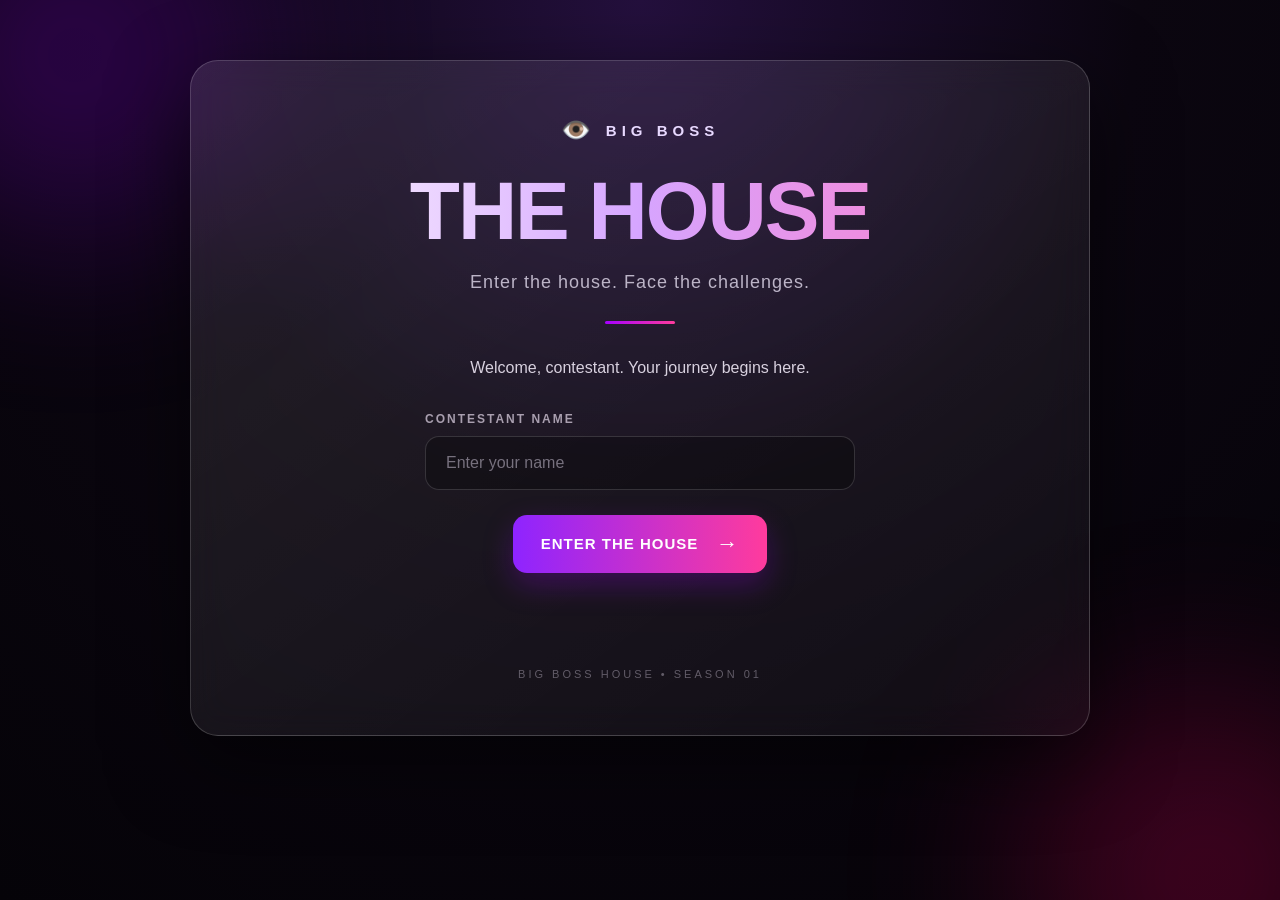
<file: index.html>
<!DOCTYPE html>
<html lang="en">

<head>

    <meta charset="UTF-8">

    <meta name="viewport"
          content="width=device-width, initial-scale=1.0">

    <title>Big Boss House</title>

    <link rel="stylesheet" href="style.css">

</head>


<body>


    <!-- BACKGROUND EFFECTS -->

    <div class="background-glow glow-one"></div>
    <div class="background-glow glow-two"></div>


    <!-- MAIN CARD -->

    <main class="game-container">


        <div class="brand">

            <span class="brand-icon">👁️</span>

            <span>BIG BOSS</span>

        </div>


        <h1>
            THE HOUSE
        </h1>


        <p class="tagline">
            Enter the house. Face the challenges.
        </p>


        <div class="divider"></div>


        <p class="welcome-text">
            Welcome, contestant.
            Your journey begins here.
        </p>


        <!-- PLAYER NAME -->

        <div class="input-box">

            <label for="playerName">
                CONTESTANT NAME
            </label>

            <input
                type="text"
                id="playerName"
                placeholder="Enter your name"
                autocomplete="off"
            >

        </div>


        <!-- ENTER BUTTON -->

        <button
            class="main-button"
            onclick="enterHouse()"
        >

            ENTER THE HOUSE

            <span>→</span>

        </button>


        <p id="message"></p>


        <div class="footer-text">
            BIG BOSS HOUSE • SEASON 01
        </div>


    </main>


    <script src="script.js"></script>

</body>

</html>
</file>
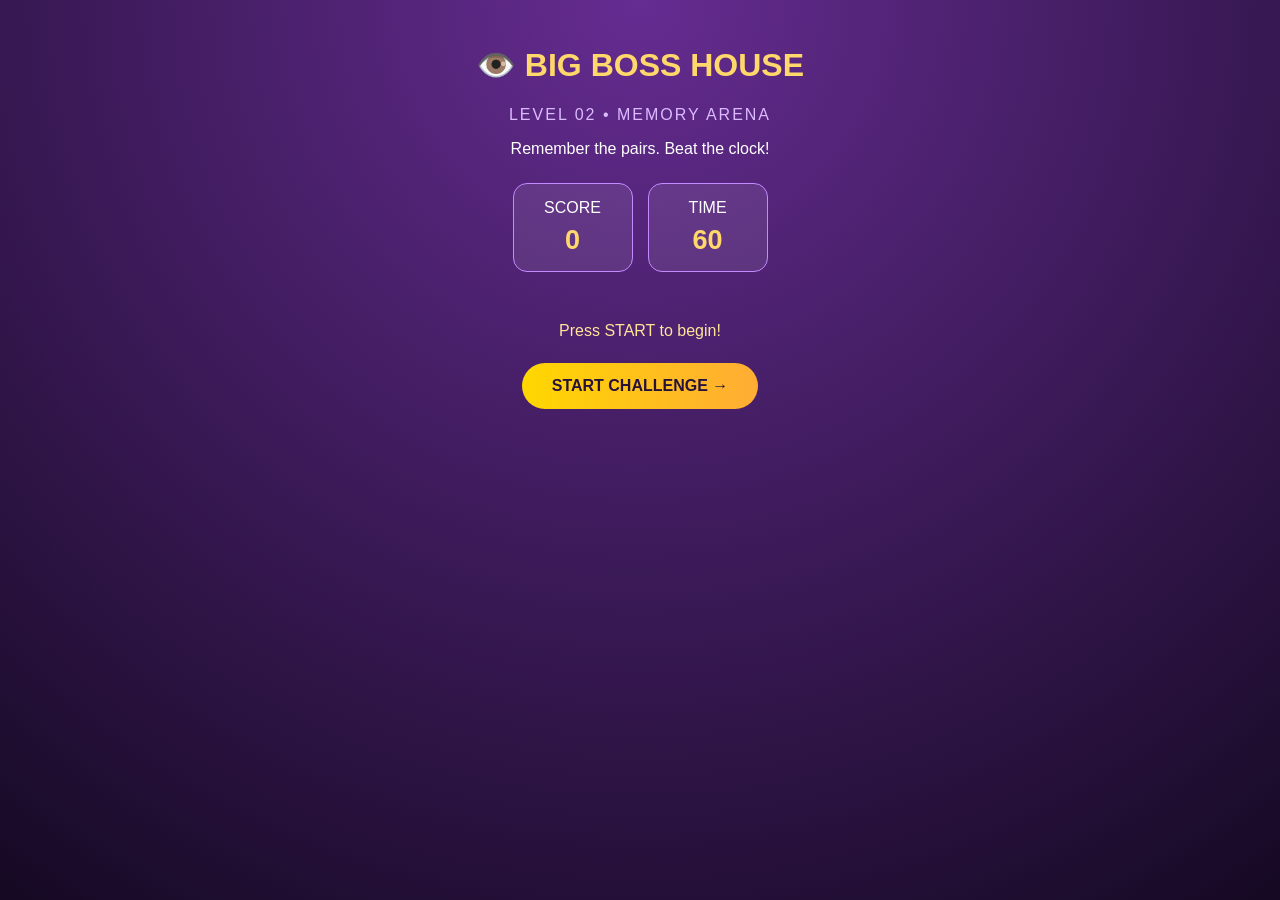
<file: level2.html>
<!DOCTYPE html>
<html lang="en">
<head>
<meta charset="UTF-8">
<meta name="viewport" content="width=device-width, initial-scale=1.0">
<title>Big Boss - Level 2</title>

<style>
*{box-sizing:border-box}

body{
 margin:0;
 min-height:100vh;
 padding:25px 15px;
 background:radial-gradient(circle at top,#652c91,#150923);
 color:white;
 font-family:Arial,sans-serif;
 text-align:center;
}

.container{max-width:550px;margin:auto}

h1{color:#ffd86b;font-size:32px}

.subtitle{color:#dcbaff;letter-spacing:2px}

.info{
 display:flex;
 justify-content:center;
 gap:15px;
 margin:25px 0;
}

.stat{
 background:#ffffff15;
 border:1px solid #c58aff;
 border-radius:14px;
 padding:15px 25px;
 min-width:120px;
}

.stat strong{
 display:block;
 color:#ffd86b;
 font-size:27px;
 margin-top:8px;
}

#board{
 display:grid;
 grid-template-columns:repeat(4,1fr);
 gap:12px;
 margin:25px auto;
 max-width:420px;
}

.card{
 aspect-ratio:1;
 border:1px solid #d9aaff;
 border-radius:15px;
 background:linear-gradient(145deg,#853bb2,#42176c);
 color:white;
 font-size:30px;
 cursor:pointer;
 box-shadow:0 5px 15px #0005;
 transition:transform .2s;
}

.card:hover{transform:scale(1.04)}

.card.open,.card.matched{
 background:linear-gradient(145deg,#ffd86b,#ffad36);
 color:#27103e;
}

.card.matched{
 opacity:.65;
 cursor:default;
}

button.main{
 padding:14px 30px;
 border:none;
 border-radius:30px;
 background:linear-gradient(90deg,#ffd700,#ffac35);
 color:#26123b;
 font-weight:bold;
 font-size:16px;
 cursor:pointer;
}

#complete{
 display:none;
 background:#ffffff15;
 border:1px solid gold;
 padding:25px;
 border-radius:20px;
 margin-top:25px;
}

#complete h2{color:#ffd86b}

#message{
 color:#ffe49a;
 min-height:25px;
}

@media(max-width:400px){
 #board{gap:8px}
 .card{font-size:25px}
 .stat{padding:12px}
}
</style>
</head>

<body>

<div class="container">

<h1>👁️ BIG BOSS HOUSE</h1>
<p class="subtitle">LEVEL 02 • MEMORY ARENA</p>

<p>Remember the pairs. Beat the clock!</p>

<div class="info">
 <div class="stat">
  SCORE
  <strong id="score">0</strong>
 </div>
 <div class="stat">
  TIME
  <strong id="time">60</strong>
 </div>
</div>

<div id="board"></div>

<p id="message">Press START to begin!</p>

<button class="main" id="start" onclick="startGame()">
 START CHALLENGE →
</button>

<div id="complete">
 <h2>🏆 LEVEL 2 COMPLETE!</h2>
 <h3>YOU CLEARED MEMORY ARENA!</h3>
 <p>Your Score: <strong id="finalScore">0</strong></p>
 <p>🔥 Amazing Performance!</p>
 <button class="main" onclick="location.href='level3.html'">
 ENTER LEVEL 3 →
 </button>
</div>

</div>

<script>

const symbols=["🦋","🎸","🍉","🧸","🌻","🎮"];

let first=null;
let second=null;
let lock=false;
let matched=0;
let score=0;
let time=60;
let timer=null;
let active=false;

function startGame(){

 clearInterval(timer);

 first=null;
 second=null;
 lock=false;
 matched=0;
 score=0;
 time=60;
 active=true;

 document.getElementById("score").textContent=0;
 document.getElementById("time").textContent=60;
 document.getElementById("message").textContent="Find all 6 matching pairs!";
 document.getElementById("complete").style.display="none";
 document.getElementById("start").style.display="none";

 let board=document.getElementById("board");
 board.style.pointerEvents="auto";
 board.innerHTML="";

 let cards=[...symbols,...symbols];

 for(let i=cards.length-1;i>0;i--){
  let j=Math.floor(Math.random()*(i+1));
  [cards[i],cards[j]]=[cards[j],cards[i]];
 }

 cards.forEach(symbol=>{

  let card=document.createElement("button");

  card.className="card";
  card.type="button";
  card.dataset.symbol=symbol;
  card.textContent="?";

  card.addEventListener("click",()=>flip(card));

  board.appendChild(card);

 });

 timer=setInterval(()=>{

  time--;

  document.getElementById("time").textContent=time;

  if(time<=0){
   gameOver();
  }

 },1000);

}

function flip(card){

 if(!active || lock) return;
 if(card.classList.contains("open")) return;
 if(card.classList.contains("matched")) return;

 card.classList.add("open");
 card.textContent=card.dataset.symbol;

 if(!first){
  first=card;
  return;
 }

 second=card;
 lock=true;

 if(first.dataset.symbol===second.dataset.symbol){

  first.classList.add("matched");
  second.classList.add("matched");

  score+=100;
  matched++;

  document.getElementById("score").textContent=score;

  first=null;
  second=null;
  lock=false;

  if(matched===6){
   winGame();
  }

 }else{

  setTimeout(()=>{

   first.textContent="?";
   second.textContent="?";

   first.classList.remove("open");
   second.classList.remove("open");

   first=null;
   second=null;
   lock=false;

  },800);

 }

}

function winGame(){

 active=false;
 clearInterval(timer);

 document.getElementById("message").textContent=
 "🎉 ALL PAIRS MATCHED!";

 document.getElementById("board").style.pointerEvents="none";

 document.getElementById("finalScore").textContent=score;
 document.getElementById("complete").style.display="block";

}

function gameOver(){

 active=false;
 clearInterval(timer);

 document.getElementById("message").textContent=
 "⏰ TIME UP! Try again!";

 document.getElementById("board").style.pointerEvents="none";
 document.getElementById("start").textContent="TRY AGAIN ↻";
 document.getElementById("start").style.display="inline-block";

}

</script>

</body>
</html>
</file>
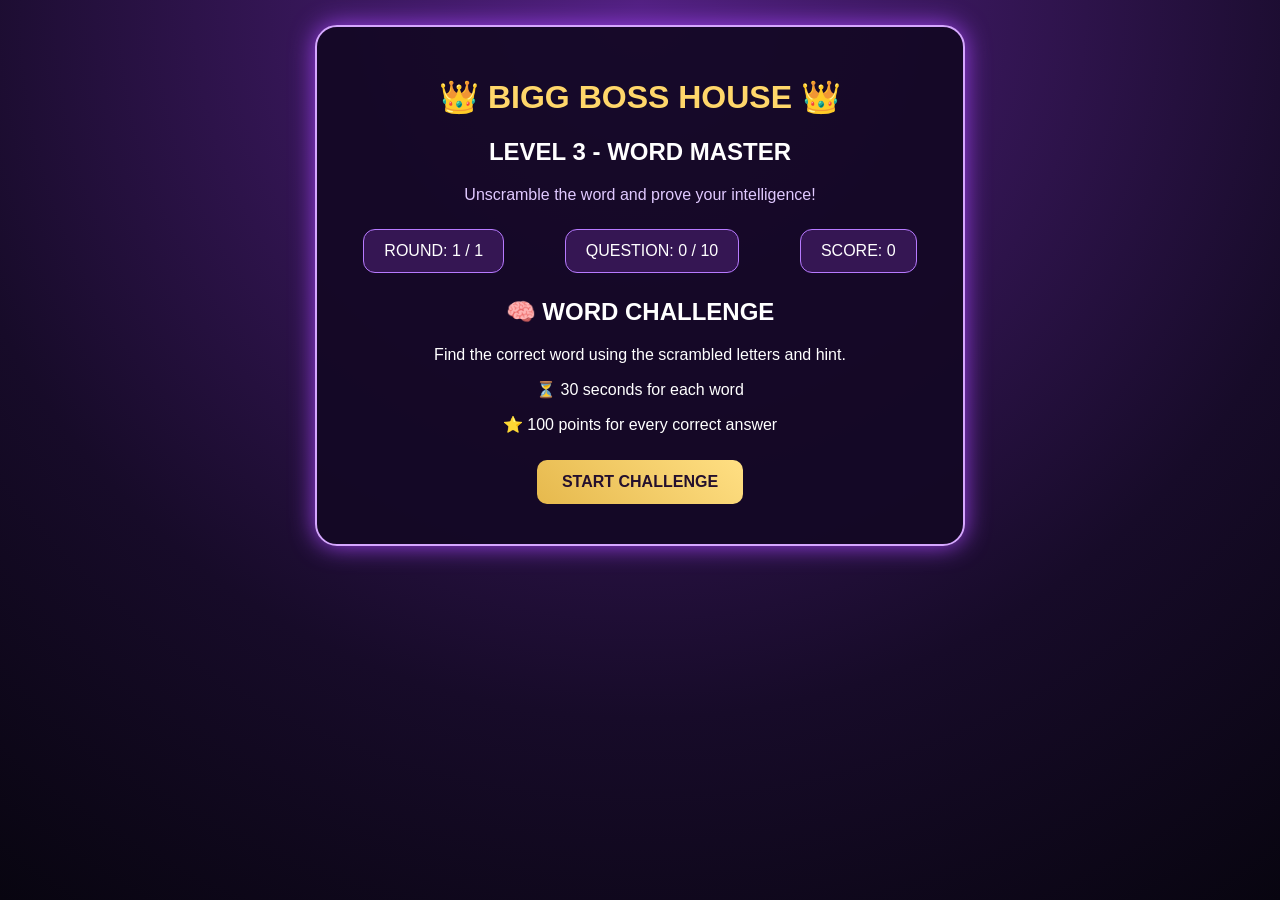
<file: level3.html>
<!DOCTYPE html>
<html lang="en">
<head>
<meta charset="UTF-8">
<meta name="viewport" content="width=device-width, initial-scale=1.0">
<title>Bigg Boss | Level 3</title>

<style>
* {
    box-sizing: border-box;
}

body {
    margin: 0;
    min-height: 100vh;
    padding: 25px 15px;
    font-family: Arial, sans-serif;
    color: white;
    text-align: center;
    background: radial-gradient(circle at top, #512080, #170b29 65%, #080510);
}

.container {
    max-width: 650px;
    margin: auto;
    padding: 30px 22px;
    border: 2px solid #d6a7ff;
    border-radius: 22px;
    background: rgba(20, 8, 37, 0.94);
    box-shadow: 0 0 25px #9b42e8;
}

h1 {
    color: #ffd76a;
    font-size: 32px;
}

.subtitle {
    color: #e0c9ff;
}

.info {
    display: flex;
    justify-content: space-around;
    flex-wrap: wrap;
    gap: 12px;
    margin: 25px 0;
}

.info div {
    background: #351653;
    padding: 12px 20px;
    border-radius: 12px;
    border: 1px solid #b77aff;
}

#scrambled {
    font-size: 38px;
    letter-spacing: 8px;
    color: #ffd76a;
    margin: 30px 0;
    font-weight: bold;
    overflow-wrap: anywhere;
}

.hint {
    background: #29113f;
    border: 1px dashed #d6a7ff;
    border-radius: 12px;
    padding: 16px;
    margin: 20px 0;
    color: #ffffff;
    font-size: 17px;
}

input {
    width: 90%;
    max-width: 350px;
    padding: 14px;
    border-radius: 10px;
    border: 2px solid #c58aff;
    outline: none;
    font-size: 18px;
    text-align: center;
    text-transform: uppercase;
}

button {
    padding: 13px 25px;
    margin: 10px;
    border: none;
    border-radius: 10px;
    background: linear-gradient(45deg, #e6b94d, #ffdf83);
    color: #24102e;
    font-size: 16px;
    font-weight: bold;
    cursor: pointer;
}

button:hover {
    transform: scale(1.04);
}

#message {
    min-height: 28px;
    font-weight: bold;
    margin: 15px;
}

#gameArea, #resultArea {
    display: none;
}

#timer {
    color: #ff8585;
    font-size: 21px;
    font-weight: bold;
}

#resultArea h2 {
    color: #ffd76a;
    font-size: 30px;
}

.next {
    background: linear-gradient(45deg, #a84cff, #e3a5ff);
    color: white;
}

</style>
</head>

<body>

<div class="container">

    <h1>👑 BIGG BOSS HOUSE 👑</h1>
    <h2>LEVEL 3 - WORD MASTER</h2>
    <p class="subtitle">Unscramble the word and prove your intelligence!</p>

    <div class="info">
        <div>ROUND: 1 / 1</div>
        <div>QUESTION: <span id="questionNo">0</span> / 10</div>
        <div>SCORE: <span id="score">0</span></div>
    </div>

    <div id="startArea">
        <h2>🧠 WORD CHALLENGE</h2>
        <p>Find the correct word using the scrambled letters and hint.</p>
        <p>⏳ 30 seconds for each word</p>
        <p>⭐ 100 points for every correct answer</p>
        <button onclick="startGame()">START CHALLENGE</button>
    </div>

    <div id="gameArea">

        <p id="timer">⏳ Time: 30 seconds</p>

        <h2>Unscramble This Word</h2>

        <div id="scrambled"></div>

        <div class="hint">
            💡 <b>HINT:</b><br><br>
            <span id="hintText"></span>
        </div>

        <input
            type="text"
            id="answer"
            placeholder="Enter your answer"
            autocomplete="off"
        >

        <br>

        <button onclick="checkAnswer()">SUBMIT ANSWER</button>

        <p id="message"></p>

    </div>

    <div id="resultArea">
        <h2>🎉 CHALLENGE COMPLETED! 🎉</h2>
        <h3>Your Final Score</h3>
        <h1 id="finalScore">0 / 1000</h1>
        <p id="finalMessage"></p>

        <button class="next" onclick="goNext()">
            NEXT LEVEL 4 ➜
        </button>
    </div>

</div>

<script>

const wordBank = [
    {word:"APPLE", hint:"A red or green fruit."},
    {word:"TIGER", hint:"A wild animal with black stripes."},
    {word:"SCHOOL", hint:"A place where students study."},
    {word:"COMPUTER", hint:"A device used for coding and browsing."},
    {word:"ELEPHANT", hint:"A huge animal with a long trunk."},
    {word:"DOCTOR", hint:"A person who treats sick people."},
    {word:"RAINBOW", hint:"You can see this after rain."},
    {word:"GARDEN", hint:"A place where flowers and plants grow."},
    {word:"KEYBOARD", hint:"We use this to type on a computer."},
    {word:"BUTTERFLY", hint:"A colourful insect with beautiful wings."},
    {word:"MOBILE", hint:"A device used to call people."},
    {word:"LIBRARY", hint:"A place where you can borrow books."},
    {word:"PYTHON", hint:"A popular programming language."},
    {word:"CRICKET", hint:"A sport played with a bat and ball."},
    {word:"ORANGE", hint:"A citrus fruit with a bright colour."},
    {word:"MONKEY", hint:"An animal that loves climbing trees."},
    {word:"TEACHER", hint:"A person who teaches students."},
    {word:"PLANET", hint:"Earth is one of these."},
    {word:"ROCKET", hint:"A vehicle that travels into space."},
    {word:"MOUNTAIN", hint:"A very high natural landform."},
    {word:"HOSPITAL", hint:"A place where patients receive treatment."},
    {word:"NOTEBOOK", hint:"A book used for writing notes."},
    {word:"DIAMOND", hint:"A very precious and hard gemstone."},
    {word:"DOLPHIN", hint:"An intelligent sea animal."},
    {word:"AIRPORT", hint:"A place where aeroplanes take off."},
    {word:"CHOCOLATE", hint:"A sweet treat made from cocoa."},
    {word:"TELEPHONE", hint:"A device used to communicate with others."},
    {word:"UNIVERSE", hint:"Everything that exists in space."},
    {word:"CAMERA", hint:"A device used to take photographs."},
    {word:"BICYCLE", hint:"A two-wheeled vehicle with pedals."},
    {word:"KITCHEN", hint:"A place where food is prepared."},
    {word:"SUNFLOWER", hint:"A yellow flower that follows sunlight."},
    {word:"LAPTOP", hint:"A portable personal computer."},
    {word:"JUNGLE", hint:"A place filled with many wild animals and trees."},
    {word:"PENGUIN", hint:"A black and white bird that cannot fly."},
    {word:"RAINCOAT", hint:"Clothing worn to stay dry in rain."},
    {word:"FOOTBALL", hint:"A sport played by kicking a ball."},
    {word:"KEYCHAIN", hint:"A small item used to hold keys."},
    {word:"WATERFALL", hint:"Water falling from a height."},
    {word:"FESTIVAL", hint:"A special celebration or occasion."},
    {word:"MIRROR", hint:"You can see your reflection in this."},
    {word:"AIRPLANE", hint:"A vehicle that flies in the sky."},
    {word:"GUITAR", hint:"A musical instrument with strings."},
    {word:"PENCIL", hint:"An object used for writing and drawing."},
    {word:"CASTLE", hint:"A large old building where kings lived."},
    {word:"ASTRONAUT", hint:"A person trained to travel into space."},
    {word:"WHATSAPP", hint:"A popular messaging application."},
    {word:"INTERNET", hint:"A worldwide network connecting computers."},
    {word:"VOLCANO", hint:"A mountain that can release hot lava."},
    {word:"BUTTER", hint:"A dairy product often spread on bread."}
];

let questions = [];
let currentIndex = 0;
let score = 0;
let timeLeft = 30;
let timerInterval;
let answered = false;

function shuffle(array) {
    return [...array].sort(() => Math.random() - 0.5);
}

function scrambleWord(word) {
    let letters = word.split("");
    let scrambled = word;

    while (scrambled === word) {
        letters = shuffle(letters);
        scrambled = letters.join("");
    }

    return scrambled;
}

function startGame() {

    const usedWords = JSON.parse(
        localStorage.getItem("bigboss_level3_used_words") || "[]"
    );

    const availableWords = wordBank.filter(
        item => !usedWords.includes(item.word)
    );

    if (availableWords.length < 10) {
        alert("All available words are completed!");
        return;
    }

    questions = shuffle(availableWords).slice(0, 10);

    const updatedUsedWords = [
        ...usedWords,
        ...questions.map(item => item.word)
    ];

    localStorage.setItem(
        "bigboss_level3_used_words",
        JSON.stringify(updatedUsedWords)
    );

    document.getElementById("startArea").style.display = "none";
    document.getElementById("gameArea").style.display = "block";

    currentIndex = 0;
    score = 0;

    document.getElementById("score").textContent = score;

    showQuestion();
}

function showQuestion() {

    if (currentIndex >= questions.length) {
        finishGame();
        return;
    }

    answered = false;
    timeLeft = 30;

    const question = questions[currentIndex];

    document.getElementById("questionNo").textContent =
        currentIndex + 1;

    document.getElementById("scrambled").textContent =
        scrambleWord(question.word);

    document.getElementById("hintText").textContent =
        question.hint;

    document.getElementById("answer").value = "";
    document.getElementById("message").textContent = "";

    document.getElementById("timer").textContent =
        "⏳ Time: 30 seconds";

    document.getElementById("answer").focus();

    clearInterval(timerInterval);

    timerInterval = setInterval(() => {

        timeLeft--;

        document.getElementById("timer").textContent =
            "⏳ Time: " + timeLeft + " seconds";

        if (timeLeft <= 0) {
            clearInterval(timerInterval);

            if (!answered) {
                answered = true;

                document.getElementById("message").textContent =
                    "⏰ Time's up! Answer: " + question.word;

                document.getElementById("message").style.color =
                    "#ff8585";

                setTimeout(nextQuestion, 1500);
            }
        }

    }, 1000);
}

function checkAnswer() {

    if (answered) return;

    const userAnswer = document
        .getElementById("answer")
        .value
        .trim()
        .toUpperCase();

    if (userAnswer === "") {
        document.getElementById("message").textContent =
            "Please enter your answer!";
        return;
    }

    answered = true;
    clearInterval(timerInterval);

    const correctWord = questions[currentIndex].word;

    if (userAnswer === correctWord) {

        score += 100;

        document.getElementById("message").textContent =
            "🎉 Correct Answer! +100 Points";

        document.getElementById("message").style.color =
            "#7dffab";

    } else {

        document.getElementById("message").textContent =
            "❌ Wrong! Correct answer: " + correctWord;

        document.getElementById("message").style.color =
            "#ff8585";
    }

    document.getElementById("score").textContent = score;

    setTimeout(nextQuestion, 1500);
}

function nextQuestion() {
    currentIndex++;
    showQuestion();
}

function finishGame() {

    clearInterval(timerInterval);

    document.getElementById("gameArea").style.display = "none";
    document.getElementById("resultArea").style.display = "block";

    document.getElementById("finalScore").textContent =
        score + " / 1000";

    let message = "";

    if (score >= 800) {
        message = "👑 Excellent! You are a Word Master!";
    } else if (score >= 500) {
        message = "🔥 Great job! You did well!";
    } else {
        message = "👏 Challenge completed! Keep moving forward!";
    }

    document.getElementById("finalMessage").textContent = message;
}

function goNext() {
    window.location.href = "level4.html";
}

document.getElementById("answer").addEventListener("keydown", function(event) {
    if (event.key === "Enter") {
        checkAnswer();
    }
});

</script>

</body>
</html>
</file>
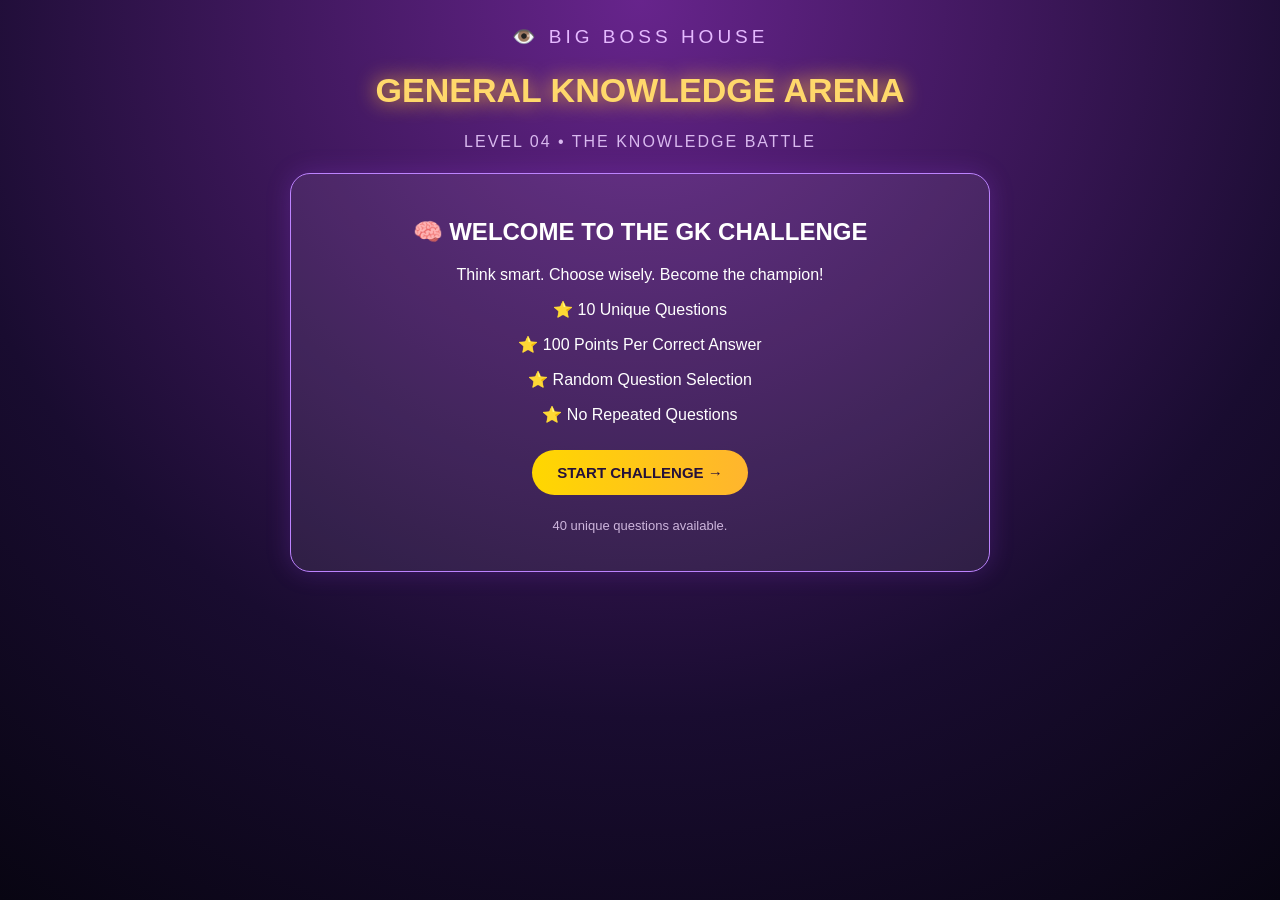
<file: level4.html>
<!DOCTYPE html>
<html lang="en">
<head>
<meta charset="UTF-8">
<meta name="viewport" content="width=device-width, initial-scale=1.0">

<title>Bigg Boss | Level 4</title>

<style>
* {
    box-sizing: border-box;
}

body {
    margin: 0;
    min-height: 100vh;
    padding: 25px 15px;
    font-family: Arial, sans-serif;
    color: white;
    text-align: center;
    background: radial-gradient(circle at top, #67248c, #190c30 65%, #080512);
}

.container {
    max-width: 700px;
    margin: auto;
}

.brand {
    color: #e5b9ff;
    font-size: 19px;
    letter-spacing: 4px;
}

h1 {
    color: #ffd86b;
    font-size: 34px;
    text-shadow: 0 0 20px #ffbd35;
}

.subtitle {
    color: #d9b9ef;
    letter-spacing: 2px;
}

.panel {
    background: #ffffff12;
    border: 1px solid #bd83ff;
    border-radius: 20px;
    padding: 25px;
    margin: 22px auto;
    box-shadow: 0 0 25px #a347ff35;
}

.info {
    display: flex;
    justify-content: center;
    gap: 12px;
    flex-wrap: wrap;
}

.stat {
    background: #ffffff12;
    padding: 13px 20px;
    border-radius: 12px;
    border: 1px solid #9d65c7;
    min-width: 110px;
}

.stat strong {
    display: block;
    color: #ffd86b;
    font-size: 25px;
    margin-top: 5px;
}

button {
    border: none;
    border-radius: 25px;
    padding: 14px 25px;
    margin: 10px;
    font-size: 15px;
    font-weight: bold;
    cursor: pointer;
    background: linear-gradient(90deg, #ffd700, #ffb52e);
    color: #25113a;
}

button:disabled {
    opacity: 0.7;
    cursor: not-allowed;
}

.option {
    display: block;
    width: 100%;
    max-width: 480px;
    margin: 12px auto;
    padding: 15px;
    background: #522477;
    border: 1px solid #bb86e5;
    color: white;
    border-radius: 12px;
    font-size: 16px;
}

.option:hover:not(:disabled) {
    background: #8542ae;
}

.option.correct {
    background: #187b50;
    border-color: #65f5a9;
}

.option.wrong {
    background: #a62e48;
    border-color: #ff8299;
}

.question {
    font-size: 23px;
    line-height: 1.5;
    color: #ffe49a;
    margin: 25px 0;
}

#feedback {
    min-height: 25px;
    color: #ffe49a;
    font-weight: bold;
}

.hidden {
    display: none !important;
}

.score {
    font-size: 42px;
    color: #ffd86b;
    font-weight: bold;
}

.small {
    color: #cdb5dc;
    font-size: 13px;
}

#complete h2 {
    color: #ffd86b;
}

#level5Button {
    font-size: 17px;
    padding: 17px 30px;
    background: linear-gradient(90deg, #ffd700, #ff8c00);
    box-shadow: 0 0 20px #ffbd35;
}

</style>
</head>

<body>

<div class="container">

<div class="brand">👁️ BIG BOSS HOUSE</div>

<h1>GENERAL KNOWLEDGE ARENA</h1>

<p class="subtitle">LEVEL 04 • THE KNOWLEDGE BATTLE</p>

<!-- INTRO -->

<div class="panel" id="intro">

<h2>🧠 WELCOME TO THE GK CHALLENGE</h2>

<p>Think smart. Choose wisely. Become the champion!</p>

<p>⭐ 10 Unique Questions</p>
<p>⭐ 100 Points Per Correct Answer</p>
<p>⭐ Random Question Selection</p>
<p>⭐ No Repeated Questions</p>

<button onclick="startGame()">
START CHALLENGE →
</button>

<p id="remaining" class="small"></p>

</div>

<!-- GAME -->

<div class="panel hidden" id="game">

<div class="info">

<div class="stat">
QUESTION
<strong id="questionNo">1/10</strong>
</div>

<div class="stat">
SCORE
<strong id="score">0</strong>
</div>

<div class="stat">
REMAINING
<strong id="left">40</strong>
</div>

</div>

<div class="question" id="question"></div>

<div id="options"></div>

<p id="feedback"></p>

<button id="next" class="hidden" onclick="nextQuestion()">
NEXT QUESTION →
</button>

</div>

<!-- COMPLETION -->

<div class="panel hidden" id="complete">

<h2>🏆 LEVEL 4 COMPLETED!</h2>

<p>YOUR FINAL SCORE</p>

<div class="score" id="finalScore">0</div>

<p id="summary"></p>

<h2>🔥 YOU ARE A KNOWLEDGE CHAMPION!</h2>

<p>One final challenge is waiting for you.</p>

<h2>👑 THE GRAND FINALE</h2>

<button id="level5Button" onclick="goToLevel5()">
ENTER LEVEL 5 GRAND FINALE 👑
</button>

</div>

<!-- QUESTIONS COMPLETED -->

<div class="panel hidden" id="exhausted">

<h2>🎉 QUESTION BANK COMPLETED!</h2>

<p>You have completed all available unique questions.</p>

<h2>🏆 AMAZING PERFORMANCE!</h2>

<button onclick="goToLevel5()">
GO TO LEVEL 5 👑
</button>

</div>

</div>

<script>

// ===================================
// QUESTION BANK - 40 UNIQUE QUESTIONS
// ===================================

const questionBank = [

{
id:1,
q:"Which is the largest planet in our Solar System?",
a:["Earth","Jupiter","Mars","Venus"],
c:1
},

{
id:2,
q:"What is the capital of Japan?",
a:["Seoul","Beijing","Tokyo","Bangkok"],
c:2
},

{
id:3,
q:"Which gas do plants absorb during photosynthesis?",
a:["Oxygen","Carbon dioxide","Nitrogen","Hydrogen"],
c:1
},

{
id:4,
q:"How many bones are there in an adult human body?",
a:["206","201","210","196"],
c:0
},

{
id:5,
q:"Which is the fastest land animal?",
a:["Lion","Horse","Cheetah","Tiger"],
c:2
},

{
id:6,
q:"Who wrote the Indian National Anthem?",
a:["Subramania Bharati","Rabindranath Tagore","Mahatma Gandhi","Bankim Chandra"],
c:1
},

{
id:7,
q:"Which is the largest ocean in the world?",
a:["Atlantic","Indian","Arctic","Pacific"],
c:3
},

{
id:8,
q:"What is the chemical symbol for gold?",
a:["Ag","Au","Go","Gd"],
c:1
},

{
id:9,
q:"Which planet is known as the Red Planet?",
a:["Mars","Saturn","Mercury","Neptune"],
c:0
},

{
id:10,
q:"How many players are there in a cricket team?",
a:["9","10","11","12"],
c:2
},

{
id:11,
q:"Which organ pumps blood throughout the human body?",
a:["Lungs","Brain","Heart","Kidney"],
c:2
},

{
id:12,
q:"What is the currency of Japan?",
a:["Dollar","Yen","Euro","Won"],
c:1
},

{
id:13,
q:"Which is the smallest continent?",
a:["Europe","Australia","Africa","South America"],
c:1
},

{
id:14,
q:"Who invented the telephone?",
a:["Thomas Edison","Alexander Graham Bell","Newton","Marconi"],
c:1
},

{
id:15,
q:"Which vitamin is produced through sunlight exposure?",
a:["Vitamin A","Vitamin B12","Vitamin C","Vitamin D"],
c:3
},

{
id:16,
q:"What is the hardest natural substance?",
a:["Iron","Diamond","Quartz","Granite"],
c:1
},

{
id:17,
q:"Which country is famous for the Eiffel Tower?",
a:["Italy","France","Germany","Spain"],
c:1
},

{
id:18,
q:"What is the boiling point of water at sea level?",
a:["50°C","90°C","100°C","120°C"],
c:2
},

{
id:19,
q:"Which is the nearest star to Earth?",
a:["Sirius","Sun","Polaris","Vega"],
c:1
},

{
id:20,
q:"Which animal is known as the Ship of the Desert?",
a:["Horse","Elephant","Camel","Donkey"],
c:2
},

{
id:21,
q:"What is the national animal of India?",
a:["Lion","Bengal Tiger","Elephant","Peacock"],
c:1
},

{
id:22,
q:"Which instrument is used to measure temperature?",
a:["Barometer","Thermometer","Hygrometer","Altimeter"],
c:1
},

{
id:23,
q:"How many sides does a hexagon have?",
a:["Five","Six","Seven","Eight"],
c:1
},

{
id:24,
q:"Which is the largest mammal in the world?",
a:["African Elephant","Giraffe","Blue Whale","Hippopotamus"],
c:2
},

{
id:25,
q:"Which metal is liquid at room temperature?",
a:["Copper","Mercury","Aluminium","Iron"],
c:1
},

{
id:26,
q:"Which is the currency of the United Kingdom?",
a:["Euro","Dollar","Pound Sterling","Franc"],
c:2
},

{
id:27,
q:"Which part of a plant absorbs water from soil?",
a:["Flower","Leaf","Stem","Root"],
c:3
},

{
id:28,
q:"Which is the first element in the periodic table?",
a:["Helium","Oxygen","Hydrogen","Carbon"],
c:2
},

{
id:29,
q:"Which country gifted the Statue of Liberty to the USA?",
a:["Germany","France","Canada","Italy"],
c:1
},

{
id:30,
q:"How many colours are traditionally listed in a rainbow?",
a:["Five","Six","Seven","Eight"],
c:2
},

{
id:31,
q:"Which is the largest hot desert in the world?",
a:["Gobi","Sahara","Thar","Kalahari"],
c:1
},

{
id:32,
q:"Which device measures atmospheric pressure?",
a:["Thermometer","Barometer","Speedometer","Voltmeter"],
c:1
},

{
id:33,
q:"Which blood cells help fight infections?",
a:["Red blood cells","White blood cells","Platelets","Plasma"],
c:1
},

{
id:34,
q:"Which is the national flower of India?",
a:["Rose","Sunflower","Lotus","Jasmine"],
c:2
},

{
id:35,
q:"Which language is used to structure web pages?",
a:["HTML","SQL","Python","Java"],
c:0
},

{
id:36,
q:"Which is the largest internal organ in the human body?",
a:["Heart","Liver","Brain","Kidney"],
c:1
},

{
id:37,
q:"Which planet is famous for its prominent rings?",
a:["Earth","Mars","Saturn","Mercury"],
c:2
},

{
id:38,
q:"What is the square root of 144?",
a:["10","11","12","14"],
c:2
},

{
id:39,
q:"Which Indian city is known as the Pink City?",
a:["Mumbai","Jaipur","Chennai","Kolkata"],
c:1
},

{
id:40,
q:"Which force pulls objects towards Earth?",
a:["Magnetism","Friction","Gravity","Electricity"],
c:2
}

];

// ===================================
// GAME VARIABLES
// ===================================

const STORAGE_KEY = "bigboss_level4_gk_used";

let roundQuestions = [];
let current = 0;
let score = 0;
let answered = false;

// ===================================
// STORAGE
// ===================================

function getUsedQuestions() {

    try {

        const data = JSON.parse(
            localStorage.getItem(STORAGE_KEY) || "[]"
        );

        if (!Array.isArray(data)) return [];

        return data.filter(id =>
            questionBank.some(q => q.id === id)
        );

    } catch(error) {

        return [];

    }

}

function saveUsedQuestions(ids) {

    const used = getUsedQuestions();

    ids.forEach(id => {

        if (!used.includes(id)) {
            used.push(id);
        }

    });

    localStorage.setItem(
        STORAGE_KEY,
        JSON.stringify(used)
    );

}

function getUnusedQuestions() {

    const used = getUsedQuestions();

    return questionBank.filter(q =>
        !used.includes(q.id)
    );

}

// ===================================
// SHUFFLE
// ===================================

function shuffle(array) {

    const copy = [...array];

    for (let i = copy.length - 1; i > 0; i--) {

        const j = Math.floor(Math.random() * (i + 1));

        [copy[i], copy[j]] = [copy[j], copy[i]];

    }

    return copy;

}

// ===================================
// START GAME
// ===================================

function startGame() {

    const unused = getUnusedQuestions();

    if (unused.length === 0) {

        document.getElementById("intro").classList.add("hidden");

        document.getElementById("exhausted").classList.remove("hidden");

        return;

    }

    roundQuestions = shuffle(unused).slice(0, 10);

    saveUsedQuestions(
        roundQuestions.map(q => q.id)
    );

    current = 0;
    score = 0;
    answered = false;

    document.getElementById("intro").classList.add("hidden");

    document.getElementById("complete").classList.add("hidden");

    document.getElementById("game").classList.remove("hidden");

    showQuestion();

}

// ===================================
// SHOW QUESTION
// ===================================

function showQuestion() {

    answered = false;

    const q = roundQuestions[current];

    document.getElementById("questionNo").textContent =
        (current + 1) + "/" + roundQuestions.length;

    document.getElementById("score").textContent = score;

    document.getElementById("left").textContent =
        getUnusedQuestions().length;

    document.getElementById("question").textContent = q.q;

    document.getElementById("feedback").textContent = "";

    const next = document.getElementById("next");

    next.classList.add("hidden");

    next.textContent = "NEXT QUESTION →";

    const box = document.getElementById("options");

    box.innerHTML = "";

    q.a.forEach((answer, index) => {

        const btn = document.createElement("button");

        btn.className = "option";

        btn.textContent =
            String.fromCharCode(65 + index) + ". " + answer;

        btn.onclick = function() {
            checkAnswer(index, btn);
        };

        box.appendChild(btn);

    });

}

// ===================================
// CHECK ANSWER
// ===================================

function checkAnswer(selected, button) {

    if (answered) return;

    answered = true;

    const q = roundQuestions[current];

    const buttons = document.querySelectorAll(".option");

    buttons.forEach((btn, index) => {

        btn.disabled = true;

        if (index === q.c) {
            btn.classList.add("correct");
        }

    });

    if (selected === q.c) {

        score += 100;

        document.getElementById("feedback").textContent =
            "🎉 CORRECT ANSWER! +100 POINTS";

    } else {

        button.classList.add("wrong");

        document.getElementById("feedback").textContent =
            "❌ WRONG! Correct Answer: " + q.a[q.c];

    }

    document.getElementById("score").textContent = score;

    const next = document.getElementById("next");

    next.classList.remove("hidden");

    if (current === roundQuestions.length - 1) {

        next.textContent = "FINISH LEVEL 4 🏆";

    }

}

// ===================================
// NEXT QUESTION
// ===================================

function nextQuestion() {

    if (!answered) return;

    current++;

    if (current < roundQuestions.length) {

        showQuestion();

    } else {

        finishGame();

    }

}

// ===================================
// FINISH GAME
// ===================================

function finishGame() {

    document.getElementById("game").classList.add("hidden");

    document.getElementById("complete").classList.remove("hidden");

    document.getElementById("finalScore").textContent =
        score + " / " + (roundQuestions.length * 100);

    document.getElementById("summary").textContent =
        "You completed " + roundQuestions.length +
        " unique questions and earned " + score + " points!";

}

// ===================================
// LEVEL 5
// ===================================

function goToLevel5() {

    window.location.href = "level5.html";

}

// ===================================
// INITIAL DISPLAY
// ===================================

function updateRemaining() {

    const remaining = getUnusedQuestions().length;

    document.getElementById("remaining").textContent =
        remaining + " unique questions available.";

}

updateRemaining();

</script>

</body>
</html>
</file>
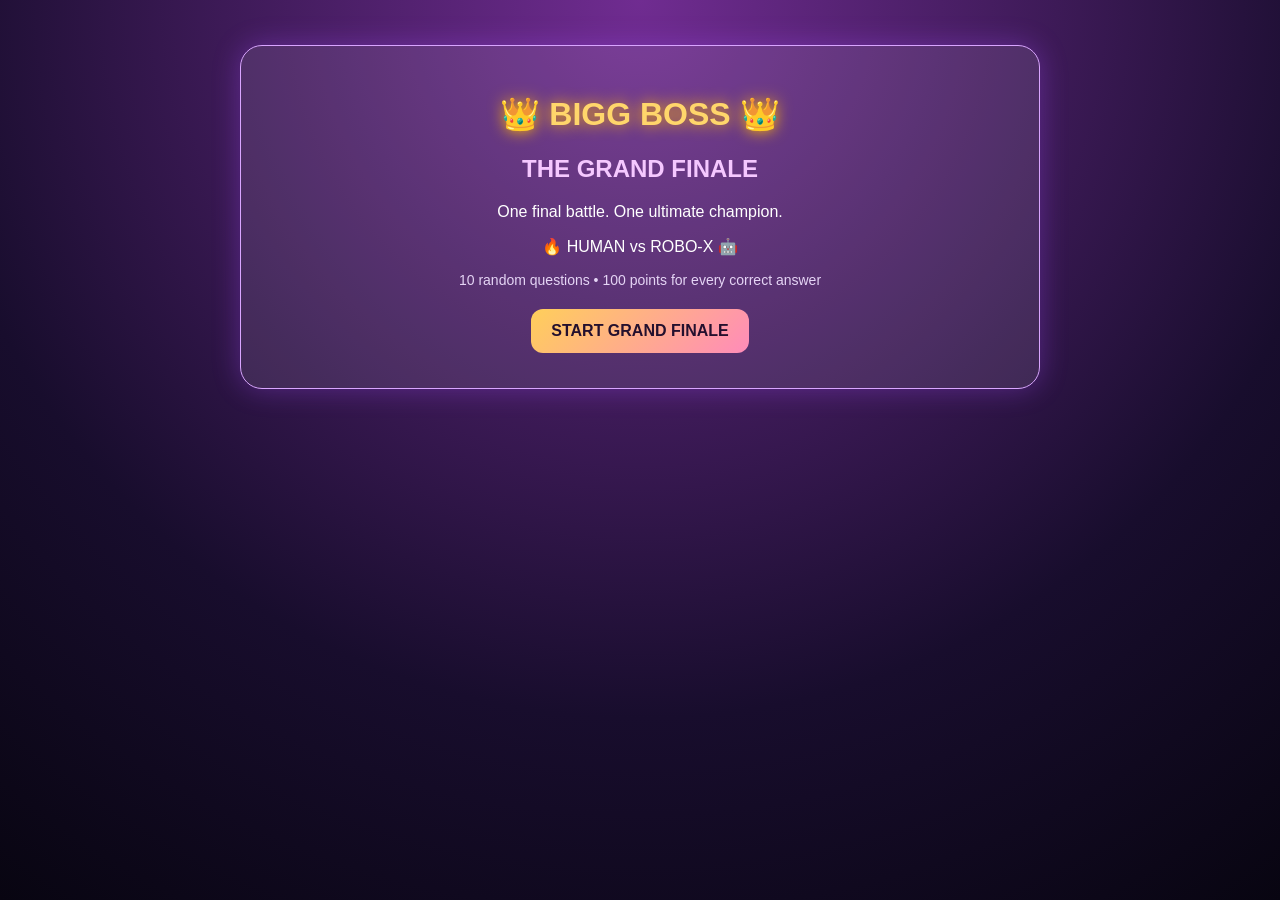
<file: level5.html>
<!DOCTYPE html>
<html lang="en">
<head>
<meta charset="UTF-8">
<meta name="viewport" content="width=device-width, initial-scale=1.0">
<title>Bigg Boss | Grand Finale</title>

<style>
*{box-sizing:border-box}
body{
  margin:0;min-height:100vh;padding:25px 15px;
  font-family:Arial,sans-serif;text-align:center;color:white;
  background:radial-gradient(circle at top,#702c91,#180d2d 65%,#080511);
}
.container{
  width:100%;max-width:800px;margin:20px auto;padding:28px 20px;
  background:rgba(255,255,255,.09);border:1px solid #d9a5ff;
  border-radius:22px;box-shadow:0 0 28px #a64dff55;
}
h1{color:#ffd66b;text-shadow:0 0 15px #ffb700}
h2{color:#f5c8ff}
button{
  border:0;border-radius:12px;padding:13px 20px;margin:7px;
  font-size:16px;font-weight:bold;cursor:pointer;
  background:linear-gradient(135deg,#ffcf5a,#ff8bba);color:#24102e;
}
button:disabled{opacity:.45;cursor:not-allowed}
.option{
  display:block;width:100%;max-width:550px;margin:12px auto;
  background:#fff;color:#251238;text-align:left;
}
.option:hover{transform:scale(1.02)}
.option.correct{background:#3bd68b;color:#062c1a}
.option.wrong{background:#ff647b;color:#35000a}
.hidden{display:none!important}
.scoreboard{
  display:flex;justify-content:space-around;gap:12px;flex-wrap:wrap;
  margin:20px 0;
}
.score{
  flex:1;min-width:130px;padding:15px;border-radius:14px;
  background:#ffffff18;border:1px solid #ffffff55;
}
.score strong{display:block;font-size:28px;color:#ffd66b;margin-top:8px}
#feedback{min-height:30px;font-weight:bold;color:#ffe58a}
#celebration{
  position:relative;overflow:hidden;
  background:linear-gradient(145deg,#3c145c,#17102e);
}
.trophy{font-size:90px;animation:bounce 1s infinite alternate}
.winner{font-size:34px;color:#ffe36d;text-shadow:0 0 18px gold}
.confetti{
  position:absolute;top:-30px;font-size:25px;
  animation:fall 4s linear infinite;
}
@keyframes bounce{to{transform:translateY(-15px) rotate(5deg)}}
@keyframes fall{to{transform:translateY(900px) rotate(720deg)}}
.small{color:#e5d5f5;font-size:14px}
</style>
</head>

<body>

<div class="container" id="intro">
  <h1>👑 BIGG BOSS 👑</h1>
  <h2>THE GRAND FINALE</h2>
  <p>One final battle. One ultimate champion.</p>
  <p>🔥 HUMAN vs ROBO-X 🤖</p>
  <p class="small">10 random questions • 100 points for every correct answer</p>
  <button onclick="startGame()">START GRAND FINALE</button>
</div>

<div class="container hidden" id="game">
  <h1>🏆 GRAND FINALE ARENA 🏆</h1>
  <div class="scoreboard">
    <div class="score">👤 <span id="humanName">CONTESTANT</span><strong id="humanScore">0</strong></div>
    <div class="score">🤖 ROBO-X<strong id="robotScore">0</strong></div>
  </div>
  <p id="questionCount">QUESTION 1 / 10</p>
  <h2 id="question">Question appears here</h2>
  <div id="options"></div>
  <p id="feedback"></p>
  <p id="robotStatus" class="small"></p>
  <button id="nextBtn" class="hidden" onclick="nextQuestion()">NEXT QUESTION ➜</button>
</div>

<div class="container hidden" id="celebration">
  <div id="confettiArea"></div>
  <h1>🎊 THE GRAND CELEBRATION 🎊</h1>
  <div class="trophy">🏆</div>
  <h2 id="winnerTitle" class="winner">CHAMPION!</h2>
  <h2 id="winnerName"></h2>
  <p id="winnerMessage"></p>
  <div class="scoreboard">
    <div class="score">👤 HUMAN<strong id="finalHuman">0</strong></div>
    <div class="score">🤖 ROBO-X<strong id="finalRobot">0</strong></div>
  </div>
  <h2>🌟 SEASON FINALE COMPLETED 🌟</h2>
  <p>What an amazing battle! Congratulations to the champion!</p>
  <button onclick="goHome()">BACK TO HOME</button>
</div>

<script>
const questions = [
 {q:"Which is the largest planet in our Solar System?",a:["Earth","Jupiter","Mars","Venus"],c:1},
 {q:"What is the capital of Japan?",a:["Seoul","Beijing","Tokyo","Bangkok"],c:2},
 {q:"How many colours are there in a rainbow?",a:["Five","Six","Seven","Eight"],c:2},
 {q:"Which gas do plants absorb?",a:["Oxygen","Carbon dioxide","Nitrogen","Hydrogen"],c:1},
 {q:"Who wrote the national anthem of India?",a:["Rabindranath Tagore","Mahatma Gandhi","Subramania Bharati","Bankim Chandra"],c:0},
 {q:"Which is the fastest land animal?",a:["Lion","Cheetah","Horse","Tiger"],c:1},
 {q:"What is the currency of the United Kingdom?",a:["Euro","Dollar","Pound sterling","Yen"],c:2},
 {q:"Which organ pumps blood around the body?",a:["Lungs","Brain","Heart","Kidney"],c:2},
 {q:"How many sides does a hexagon have?",a:["Five","Six","Seven","Eight"],c:1},
 {q:"Which is the largest ocean?",a:["Atlantic","Indian","Arctic","Pacific"],c:3},
 {q:"Which planet is known as the Red Planet?",a:["Venus","Mars","Saturn","Mercury"],c:1},
 {q:"What is the chemical symbol for gold?",a:["Ag","Au","Go","Gd"],c:1},
 {q:"Which animal is called the Ship of the Desert?",a:["Horse","Elephant","Camel","Donkey"],c:2},
 {q:"How many players are there in a cricket team?",a:["9","10","11","12"],c:2},
 {q:"Which is the smallest prime number?",a:["0","1","2","3"],c:2},
 {q:"Which part of a plant absorbs water?",a:["Leaf","Flower","Stem","Root"],c:3},
 {q:"What is the national animal of India?",a:["Lion","Bengal Tiger","Elephant","Peacock"],c:1},
 {q:"Which instrument is used to measure temperature?",a:["Barometer","Thermometer","Speedometer","Ammeter"],c:1},
 {q:"How many minutes are there in one hour?",a:["30","45","60","90"],c:2},
 {q:"Which is the nearest star to Earth?",a:["Sirius","Sun","Proxima Centauri","Polaris"],c:1},
 {q:"Which country is famous for the pyramids of Giza?",a:["India","Egypt","Greece","Mexico"],c:1},
 {q:"What is the boiling point of water at sea level?",a:["50°C","75°C","100°C","150°C"],c:2},
 {q:"Which blood cells help fight infections?",a:["Red blood cells","White blood cells","Platelets","Plasma"],c:1},
 {q:"Which is the largest mammal?",a:["Elephant","Blue whale","Giraffe","Hippopotamus"],c:1},
 {q:"Which festival is known as the Festival of Lights?",a:["Holi","Pongal","Diwali","Eid"],c:2},
 {q:"How many bones are there in an adult human body?",a:["106","206","306","406"],c:1},
 {q:"Which is the hardest natural substance?",a:["Iron","Gold","Diamond","Quartz"],c:2},
 {q:"Which language is primarily used to style web pages?",a:["HTML","CSS","SQL","Python"],c:1},
 {q:"What does CPU stand for?",a:["Central Processing Unit","Computer Personal Unit","Central Program Utility","Control Processing User"],c:0},
 {q:"Which device is used to input text into a computer?",a:["Monitor","Printer","Keyboard","Speaker"],c:2},
 {q:"Which is the largest continent?",a:["Africa","Europe","Asia","Australia"],c:2},
 {q:"Which vitamin is produced in the skin with sunlight?",a:["Vitamin A","Vitamin B12","Vitamin C","Vitamin D"],c:3},
 {q:"What is the square root of 144?",a:["10","11","12","14"],c:2},
 {q:"Which ocean lies between Africa and Australia?",a:["Pacific","Indian","Atlantic","Arctic"],c:1},
 {q:"Which bird is the symbol of peace?",a:["Eagle","Crow","Dove","Parrot"],c:2},
 {q:"Which metal is liquid at room temperature?",a:["Copper","Mercury","Aluminium","Silver"],c:1},
 {q:"What is the main source of energy for Earth?",a:["Moon","Sun","Wind","Coal"],c:1},
 {q:"Which country gifted the Statue of Liberty to the USA?",a:["France","Germany","Italy","Canada"],c:0},
 {q:"How many degrees are in a right angle?",a:["45","60","90","180"],c:2},
 {q:"Which is the longest river in India?",a:["Yamuna","Ganga","Godavari","Narmada"],c:1},
 {q:"Which is the largest internal organ in the human body?",a:["Heart","Liver","Lung","Kidney"],c:1},
 {q:"What is H2O commonly known as?",a:["Salt","Oxygen","Water","Hydrogen"],c:2},
 {q:"Which planet has prominent rings?",a:["Earth","Saturn","Mars","Mercury"],c:1},
 {q:"Which sport uses a shuttlecock?",a:["Tennis","Badminton","Hockey","Football"],c:1},
 {q:"Which is the national flower of India?",a:["Rose","Sunflower","Lotus","Jasmine"],c:2},
 {q:"What is the first month of the year?",a:["March","January","June","December"],c:1},
 {q:"Which sense organ helps us hear?",a:["Eyes","Nose","Ears","Skin"],c:2},
 {q:"Which computer component is known as its brain?",a:["RAM","CPU","Mouse","Hard disk"],c:1},
 {q:"What is the freezing point of water?",a:["0°C","10°C","32°C","100°C"],c:0},
 {q:"Which country is home to the Great Wall?",a:["Japan","China","Thailand","Nepal"],c:1},
 {q:"Which is the largest hot desert in the world?",a:["Gobi","Sahara","Thar","Kalahari"],c:1},
 {q:"Which gas do humans need to breathe?",a:["Carbon dioxide","Oxygen","Helium","Methane"],c:1},
 {q:"How many days are there in a leap year?",a:["364","365","366","367"],c:2},
 {q:"Which shape has three sides?",a:["Square","Triangle","Pentagon","Circle"],c:1},
 {q:"Which is the national bird of India?",a:["Sparrow","Peacock","Parrot","Eagle"],c:1},
 {q:"Which instrument measures atmospheric pressure?",a:["Thermometer","Barometer","Compass","Ruler"],c:1},
 {q:"Which part of the computer displays visual output?",a:["Keyboard","Monitor","Mouse","Microphone"],c:1},
 {q:"What is the opposite of evaporation?",a:["Melting","Condensation","Boiling","Freezing"],c:1},
 {q:"Which is the closest planet to the Sun?",a:["Venus","Earth","Mercury","Mars"],c:2},
 {q:"Which Indian city is known as the Pink City?",a:["Mumbai","Jaipur","Chennai","Kolkata"],c:1},
 {q:"How many letters are there in the English alphabet?",a:["24","25","26","27"],c:2}
];

let humanScore=0;
let robotScore=0;
let currentIndex=0;
let roundQuestions=[];
let answered=false;
let humanName=localStorage.getItem("playerName") || "CONTESTANT";
const USED_KEY="bigboss_level5_used_questions";

function shuffle(arr){
  return [...arr].sort(()=>Math.random()-0.5);
}

function startGame(){
  let used=[];
  try{
    used=JSON.parse(localStorage.getItem(USED_KEY)) || [];
  }catch(e){used=[];}

  const freshQuestions=questions.filter(item=>!used.includes(item.q));

  if(freshQuestions.length<10){
    alert("All unique questions have been played! No repeated questions allowed.");
    return;
  }

  roundQuestions=shuffle(freshQuestions).slice(0,10);

  // Save selected questions so they cannot repeat in another game.
  used.push(...roundQuestions.map(item=>item.q));
  localStorage.setItem(USED_KEY,JSON.stringify([...new Set(used)]));

  humanScore=0;
  robotScore=0;
  currentIndex=0;
  answered=false;

  document.getElementById("intro").classList.add("hidden");
  document.getElementById("celebration").classList.add("hidden");
  document.getElementById("game").classList.remove("hidden");

  document.getElementById("humanName").textContent=humanName;
  updateScores();
  showQuestion();
}

function updateScores(){
  document.getElementById("humanScore").textContent=humanScore;
  document.getElementById("robotScore").textContent=robotScore;
}

function showQuestion(){
  answered=false;
  const item=roundQuestions[currentIndex];

  document.getElementById("questionCount").textContent=
    "QUESTION "+(currentIndex+1)+" / 10";
  document.getElementById("question").textContent=item.q;
  document.getElementById("feedback").textContent="";
  document.getElementById("robotStatus").textContent="🤖 ROBO-X is waiting...";
  document.getElementById("nextBtn").classList.add("hidden");

  const box=document.getElementById("options");
  box.innerHTML="";

  item.a.forEach((answer,index)=>{
    const btn=document.createElement("button");
    btn.className="option";
    btn.textContent=String.fromCharCode(65+index)+". "+answer;
    btn.onclick=()=>chooseAnswer(index,btn);
    box.appendChild(btn);
  });
}

function chooseAnswer(index,chosenButton){
  if(answered)return;
  answered=true;

  const item=roundQuestions[currentIndex];
  const buttons=document.querySelectorAll(".option");

  buttons.forEach((btn,i)=>{
    btn.disabled=true;
    if(i===item.c)btn.classList.add("correct");
  });

  if(index===item.c){
    humanScore+=100;
    document.getElementById("feedback").textContent="🎉 Correct! You earned 100 points!";
  }else{
    chosenButton.classList.add("wrong");
    document.getElementById("feedback").textContent=
      "Not quite! Correct answer: "+item.a[item.c];
  }

  updateScores();
  document.getElementById("robotStatus").textContent="🤖 ROBO-X is thinking...";
  setTimeout(robotAnswer,1300);
}

function robotAnswer(){
  const item=roundQuestions[currentIndex];
  let robotChoice;

  // ROBO-X has an 80% chance of choosing the correct answer.
  if(Math.random()<0.8){
    robotChoice=item.c;
  }else{
    const wrongChoices=item.a.map((_,i)=>i).filter(i=>i!==item.c);
    robotChoice=wrongChoices[Math.floor(Math.random()*wrongChoices.length)];
  }

  if(robotChoice===item.c){
    robotScore+=100;
    document.getElementById("robotStatus").textContent="🤖 ROBO-X answered correctly! +100 points";
  }else{
    document.getElementById("robotStatus").textContent="🤖 ROBO-X gave a wrong answer!";
  }

  updateScores();

  const next=document.getElementById("nextBtn");
  next.textContent=currentIndex===9?"VIEW FINAL RESULT":"NEXT QUESTION ➜";
  next.classList.remove("hidden");
}

function nextQuestion(){
  currentIndex++;
  if(currentIndex>=10){
    finishGame();
  }else{
    showQuestion();
  }
}

function finishGame(){
  document.getElementById("game").classList.add("hidden");
  showGrandCelebration();
}

function showGrandCelebration(){
  const celebration=document.getElementById("celebration");
  celebration.classList.remove("hidden");

  document.getElementById("finalHuman").textContent=humanScore;
  document.getElementById("finalRobot").textContent=robotScore;

  if(humanScore>robotScore){
    document.getElementById("winnerTitle").textContent="👑 HUMAN CHAMPION! 👑";
    document.getElementById("winnerName").textContent=humanName+" WINS!";
    document.getElementById("winnerMessage").textContent=
      "Amazing victory! You defeated ROBO-X and won the Bigg Boss Grand Finale!";
  }else if(robotScore>humanScore){
    document.getElementById("winnerTitle").textContent="🤖 ROBO-X IS THE CHAMPION!";
    document.getElementById("winnerName").textContent="ROBO-X WINS!";
    document.getElementById("winnerMessage").textContent=
      "ROBO-X wins the final battle! What a brilliant competition!";
  }else{
    document.getElementById("winnerTitle").textContent="🤝 BOTH ARE CHAMPIONS!";
    document.getElementById("winnerName").textContent="IT'S A GRAND TIE!";
    document.getElementById("winnerMessage").textContent=
      "An unforgettable battle! Both contestants share the championship!";
  }

  createConfetti();
}

function createConfetti(){
  const area=document.getElementById("confettiArea");
  area.innerHTML="";
  const decorations=["🎉","✨","🎊","⭐","💜","🏆","🥳"];

  for(let i=0;i<35;i++){
    const item=document.createElement("span");
    item.className="confetti";
    item.textContent=decorations[Math.floor(Math.random()*decorations.length)];
    item.style.left=Math.random()*100+"%";
    item.style.animationDelay=Math.random()*3+"s";
    item.style.animationDuration=(3+Math.random()*3)+"s";
    area.appendChild(item);
  }
}

function goHome(){
  window.location.href="index.html";
}
</script>
</body>
</html>
</file>
<file: style.css>
/* =====================================
   RESET
===================================== */

* {
    margin: 0;
    padding: 0;
    box-sizing: border-box;
}

/* =====================================
   BODY
===================================== */

body {
    min-height: 100vh;
    font-family: "Segoe UI", Arial, sans-serif;

    background:
        radial-gradient(
            circle at top,
            #24103d 0%,
            #0b0610 45%,
            #050308 100%
        );

    color: white;

    display: flex;
    justify-content: center;
    align-items: center;

    overflow-x: hidden;
    position: relative;
}

/* =====================================
   BACKGROUND GLOW
===================================== */

.background-glow {
    position: fixed;
    width: 350px;
    height: 350px;
    border-radius: 50%;

    filter: blur(100px);
    opacity: 0.25;

    pointer-events: none;
}

.glow-one {
    background: #9b00ff;
    top: -120px;
    left: -100px;
}

.glow-two {
    background: #ff006a;
    bottom: -150px;
    right: -100px;
}

/* =====================================
   MAIN CONTAINER
===================================== */

.game-container {
    width: min(92%, 900px);
    min-height: 650px;

    padding: 55px 50px;

    text-align: center;

    background:
        linear-gradient(
            145deg,
            rgba(255,255,255,0.10),
            rgba(255,255,255,0.035)
        );

    border: 1px solid rgba(255,255,255,0.18);

    border-radius: 28px;

    box-shadow:
        0 25px 80px rgba(0,0,0,0.55);

    backdrop-filter: blur(18px);

    position: relative;
    z-index: 2;
}

/* =====================================
   BRAND
===================================== */

.brand {
    display: flex;
    justify-content: center;
    align-items: center;

    gap: 10px;

    font-size: 15px;
    font-weight: 800;

    letter-spacing: 5px;

    color: #e8d9ff;
}

.brand-icon {
    font-size: 24px;
}

/* =====================================
   MAIN TITLE
===================================== */

h1 {
    margin-top: 28px;

    font-size: clamp(48px, 8vw, 82px);

    line-height: 0.95;

    font-weight: 900;

    letter-spacing: -2px;

    background:
        linear-gradient(
            90deg,
            #ffffff,
            #d6a5ff,
            #ff7cc8
        );

    -webkit-background-clip: text;
    -webkit-text-fill-color: transparent;
}

/* =====================================
   TAGLINE
===================================== */

.tagline {
    margin-top: 22px;

    color: #bcb4c7;

    font-size: 18px;

    letter-spacing: 1px;
}

.welcome-text {
    margin-top: 35px;

    color: #d8d1df;

    font-size: 16px;
}

/* =====================================
   DIVIDER
===================================== */

.divider {
    width: 70px;
    height: 3px;

    margin: 28px auto 0;

    border-radius: 10px;

    background:
        linear-gradient(
            90deg,
            #a600ff,
            #ff3b9d
        );
}

/* =====================================
   INPUT
===================================== */

.input-box {
    margin: 35px auto 25px;

    width: min(100%, 430px);

    text-align: left;
}

.input-box label {
    display: block;

    margin-bottom: 10px;

    font-size: 12px;
    font-weight: 700;

    letter-spacing: 2px;

    color: #a99faf;
}

input {
    width: 100%;

    padding: 17px 20px;

    border-radius: 14px;

    border: 1px solid rgba(255,255,255,0.15);

    outline: none;

    background: rgba(0,0,0,0.28);

    color: white;

    font-size: 16px;

    transition: 0.25s;
}

input::placeholder {
    color: #77717e;
}

input:focus {
    border-color: #bd52ff;

    box-shadow:
        0 0 0 4px rgba(189,82,255,0.10);
}

/* =====================================
   BUTTON
===================================== */

.main-button {
    display: inline-flex;

    align-items: center;
    justify-content: center;

    gap: 18px;

    padding: 16px 28px;

    border: none;
    border-radius: 14px;

    background:
        linear-gradient(
            90deg,
            #8e24ff,
            #ff3b9d
        );

    color: white;

    font-size: 15px;
    font-weight: 800;

    letter-spacing: 1px;

    cursor: pointer;

    box-shadow:
        0 12px 30px rgba(166,0,255,0.25);

    transition:
        transform 0.2s,
        box-shadow 0.2s;
}

.main-button span {
    font-size: 22px;
}

.main-button:hover {
    transform: translateY(-3px);

    box-shadow:
        0 18px 40px rgba(166,0,255,0.38);
}

.main-button:active {
    transform: translateY(0);
}

/* =====================================
   MESSAGE
===================================== */

#message {
    min-height: 30px;

    margin: 20px 0;

    color: #ffd76a;

    font-weight: 700;
}

/* =====================================
   FOOTER
===================================== */

.footer-text {
    margin-top: 45px;

    color: #625c68;

    font-size: 11px;

    letter-spacing: 3px;
}

/* =====================================
   LEVEL CONTAINER
===================================== */

.level-container {
    max-width: 1050px;
}

/* =====================================
   LEVEL LABEL
===================================== */

.level-label {
    display: inline-block;

    margin-top: 30px;

    padding: 7px 14px;

    border-radius: 20px;

    background: rgba(166,0,255,0.12);

    border: 1px solid rgba(189,82,255,0.25);

    color: #c77dff;

    font-size: 12px;
    font-weight: 800;

    letter-spacing: 2px;
}

/* =====================================
   GAME INFO
===================================== */

.game-info {
    display: flex;

    justify-content: center;

    gap: 25px;

    margin: 30px 0;
}

.stat-box {
    min-width: 150px;

    padding: 15px 22px;

    border-radius: 16px;

    background: rgba(255,255,255,0.05);

    border: 1px solid rgba(255,255,255,0.10);
}

.stat-box span {
    display: block;

    color: #918998;

    font-size: 11px;

    letter-spacing: 2px;

    font-weight: 700;
}

.stat-box strong {
    display: block;

    margin-top: 5px;

    font-size: 28px;

    color: #ffffff;
}

/* =====================================
   MEMORY CARDS
===================================== */

.cards {
    display: grid;

    grid-template-columns: repeat(6, 90px);

    justify-content: center;

    gap: 12px;

    margin: 25px auto;
}

.card {
    width: 90px;
    height: 90px;

    display: flex;

    justify-content: center;
    align-items: center;

    border-radius: 16px;

    border: 1px solid rgba(255,255,255,0.14);

    background:
        linear-gradient(
            145deg,
            #30104e,
            #160b22
        );

    font-size: 34px;

    cursor: pointer;

    box-shadow:
        inset 0 1px rgba(255,255,255,0.06),
        0 8px 20px rgba(0,0,0,0.25);

    transition:
        transform 0.2s,
        border 0.2s,
        background 0.2s;
}

.card:hover {
    transform: translateY(-4px);

    border-color: rgba(203,100,255,0.5);
}

.card.flipped {
    background:
        linear-gradient(
            145deg,
            #ffd86b,
            #ff9f43
        );

    color: #170b20;

    border-color: #ffd86b;

    transform: scale(1.04);
}

/* =====================================
   MOBILE
===================================== */

@media (max-width: 700px) {

    .game-container {
        padding: 35px 20px;

        min-height: 580px;
    }

    .cards {
        grid-template-columns: repeat(4, 65px);

        gap: 8px;
    }

    .card {
        width: 65px;
        height: 65px;

        font-size: 27px;
    }

    .game-info {
        gap: 10px;
    }

    .stat-box {
        min-width: 120px;
    }
}
/* =====================================
   LEVEL 2 COMPLETE PANEL FIX
===================================== */

#levelCompletePanel {
    position: relative;
    z-index: 50;
    display: block;
    width: 100%;
    max-width: 520px;
    margin: 30px auto 30px;
    padding: 30px 25px;
}

/* NEXT LEVEL BUTTON */
#nextLevelBtn {
    display: flex !important;
    align-items: center;
    justify-content: center;
    gap: 10px;

    width: 100%;
    min-height: 55px;

    margin: 25px auto 5px;
    padding: 16px 25px;

    border: none;
    border-radius: 30px;

    background: linear-gradient(
        90deg,
        #ffd700,
        #ffb300
    );

    color: #111;

    font-size: 17px;
    font-weight: 800;
    letter-spacing: 0.5px;

    cursor: pointer;

    position: relative;
    z-index: 100;

    visibility: visible !important;
    opacity: 1 !important;

    box-shadow:
        0 0 20px rgba(255,215,0,0.45);

    transition:
        transform 0.25s ease,
        box-shadow 0.25s ease;
}

#nextLevelBtn span {
    display: inline-block;
    margin-left: 5px;
    font-size: 22px;
}

#nextLevelBtn:hover {
    transform: translateY(-3px) scale(1.03);

    box-shadow:
        0 0 35px rgba(255,215,0,0.8);
}

#nextLevelBtn:active {
    transform: scale(0.97);
}


/* =====================================
   LONG PAGE FIX
===================================== */

body {
    align-items: flex-start;
    padding: 40px 0;
    overflow-y: auto;
}

.game-container {
    margin: 20px auto;
}


/* =====================================
   MOBILE FIX
===================================== */

@media (max-width: 700px) {

    body {
        padding: 20px 0;
    }

    .game-container {
        margin: 10px auto;
    }

    #levelCompletePanel {
        padding: 25px 18px;
    }

    #nextLevelBtn {
        font-size: 15px;
        min-height: 52px;
    }
}
</file>
